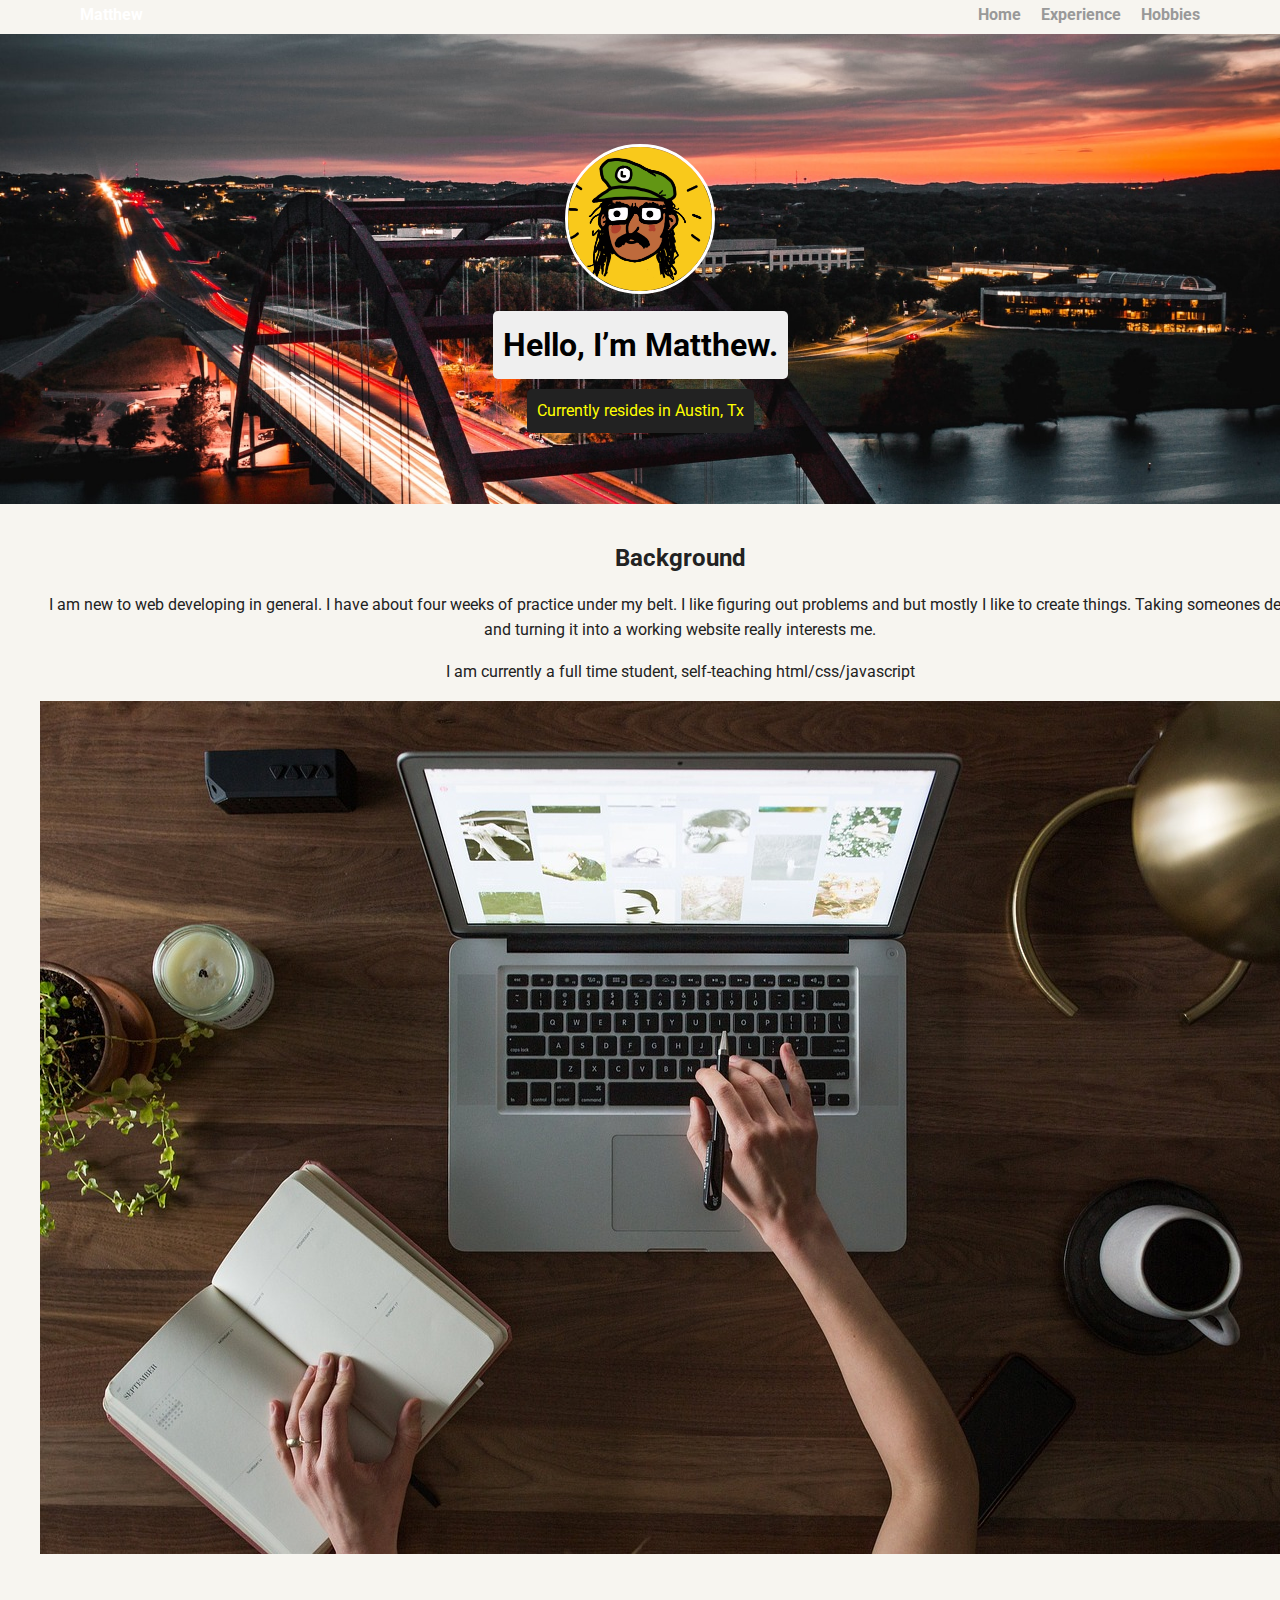
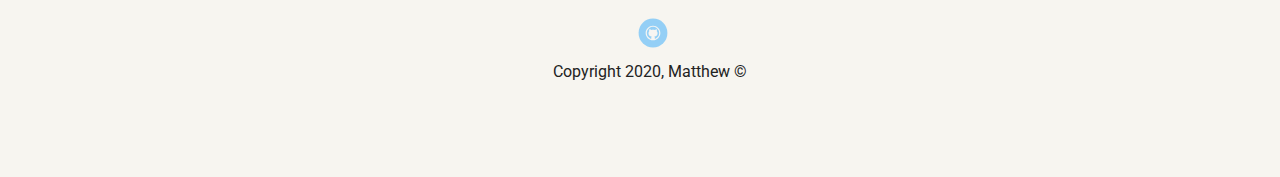
<file: index.html>
<!doctype html>
<html lang="en">
<head>
  <meta charset="utf-8">
  <link rel="icon" href="./images/me.jpeg">
  <title>Matthew's Profile</title>
  <meta name="viewport" content="width=device-width, initial-scale=1.0">
  <link rel="stylesheet" href="styles.css">
  <link href="https://fonts.googleapis.com/css?family=Muli%7CRoboto:400,300,500,700,900" rel="stylesheet"></head>
  <body>

    <nav>
        <ul class="nav">
          <li class="name">Matthew</li>
          <li><a href="./index.html">Home</a></li>
          <li><a href="./experience.html">Experience</a></li>
          <li><a href="./hobbies.html">Hobbies</a></li>

        </ul>
    </nav>

    <header>
      <img src="images/me.jpeg" alt="Drawing of Matthew" class="profile-image">
      <h1 class="tag name">Hello, I’m Matthew.</h1>
      <p class="tag location">Currently resides in Austin, Tx</p>
    </header>

    <main class="flex">
      <article>
        <h2>Background</h2>
        <p>I am new to web developing in general.  I have about four weeks of practice under my belt.  I like figuring out problems and but mostly I like to create things.  Taking someones design and turning it into a working website really interests me.</p>
        <p>I am currently a full time student, self-teaching html/css/javascript</p>
        <img src="./images/laptop.jpeg" alt="Study time on my laptop" class="cardImg">
      </article> 
      <article>
        <h2>Goals</h2>
        <p>I want to get a job as a front web developer by learning the following skills: </p>
        <ul class="skills">
          <li>HTML</li>
          <li>CSS</li>
          <li>JavaScript</li>
          <li>Any other required skill</li>
        </ul>
        <p>I’d like to work for a web design firm helping clients create an impressive online presence.</p>
      </article> 
      <!-- EC#4 Added more text to the page -->
      <article>
        <h2>Web Development Education</h2>
        <p>Aside from Team Tree House I have also used:</p>
        <ul class="skills">
          <li>Freecodecamp.org</li>
          <li>Skillshare.com</li>
        </ul>
      </article> 

    </main>
    <footer>
      <ul>
        <li><a href="https://github.com/alwaysluigi" class="social github">Github</a></li>
      </ul>
      <p class="copyright">Copyright 2020, Matthew &copy;</p>
    </footer>
  </body>
  </html>
</file>
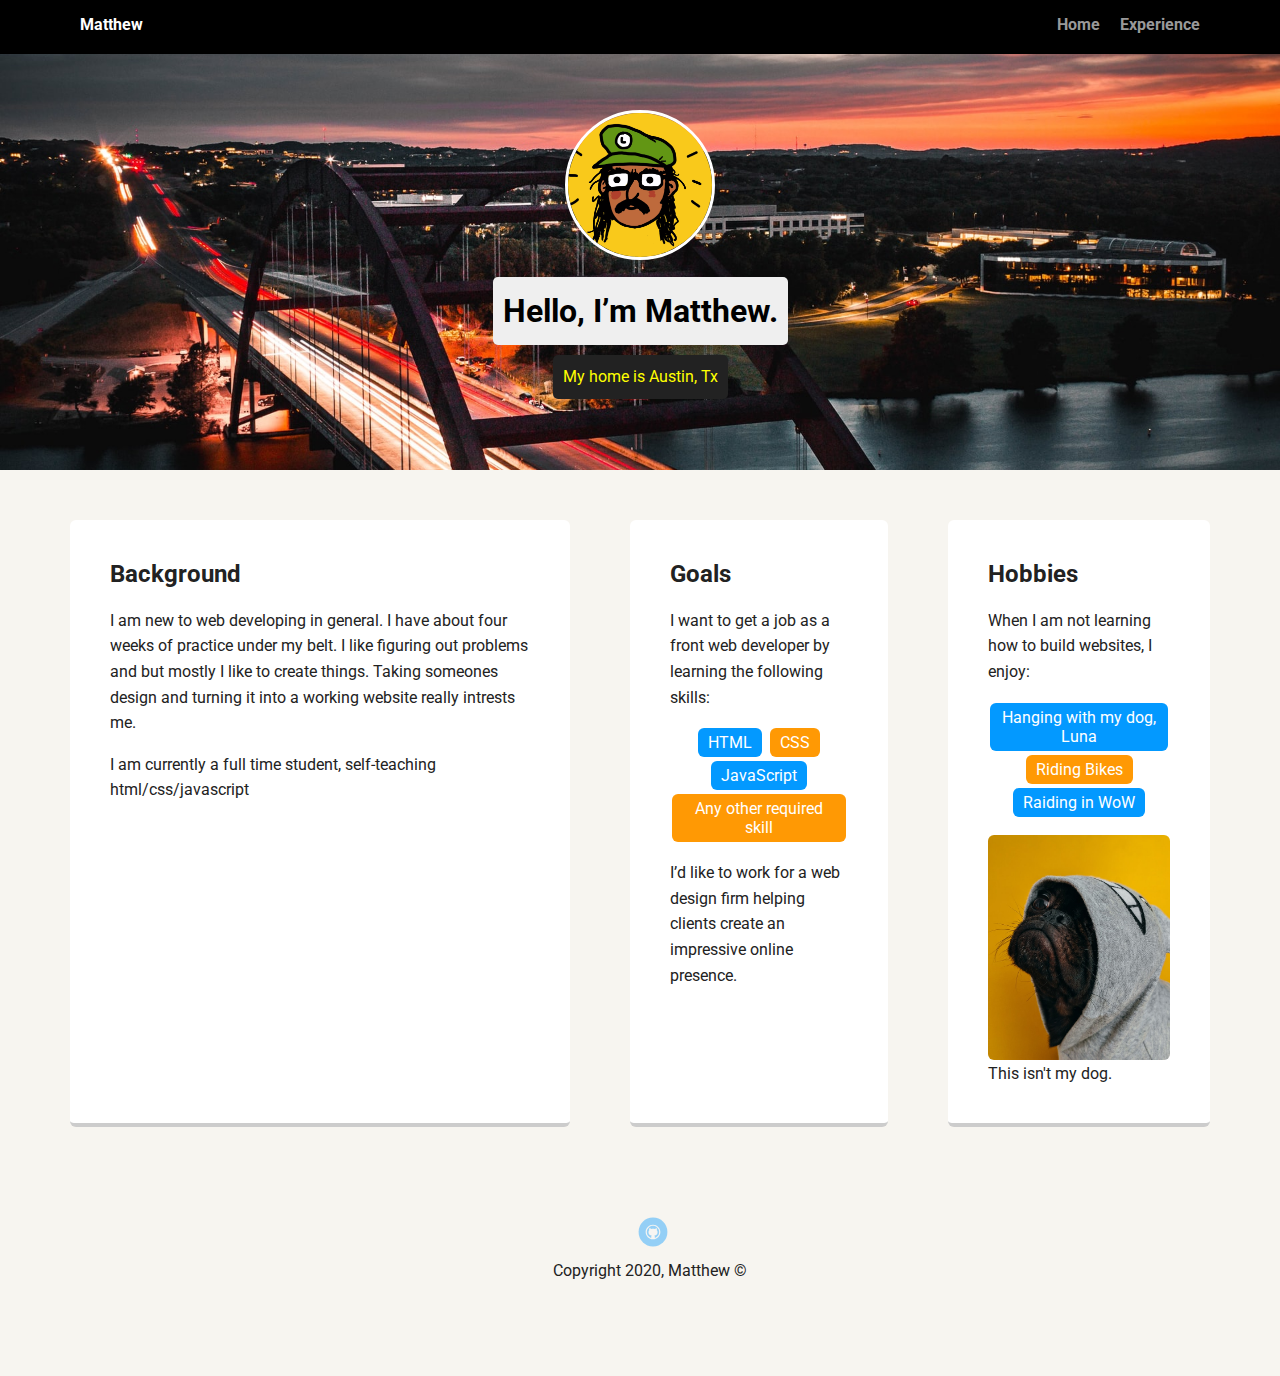
<file: portfolio_update_v1/portfolio_update_v1/index.html>
<!doctype html>
<html lang="en">
<head>
  <meta charset="utf-8">
  <title>Matthew's Profile</title>
  <meta name="viewport" content="width=device-width, initial-scale=1.0">
  <link rel="stylesheet" href="styles.css">
  <link href="https://fonts.googleapis.com/css?family=Muli%7CRoboto:400,300,500,700,900" rel="stylesheet"></head>
  <body>

    <div class="main-nav">
        <ul class="nav">
          <li class="name">Matthew</li>
          <li><a href="/index.html">Home</a></li>
          <li><a href="/experience.html">Experience</a></li>
        </ul>
    </div>

    <header>
      <img src="images/me.jpeg" alt="Drawing of Matthew" class="profile-image">
      <h1 class="tag name">Hello, I’m Matthew.</h1>
      <p class="tag location">My home is Austin, Tx</p>
    </header>

    <main class="flex">
      <div class="card">
        <h2>Background</h2>
        <p>I am new to web developing in general.  I have about four weeks of practice under my belt.  I like figuring out problems and but mostly I like to create things.  Taking someones design and turning it into a working website really intrests me.</p>
        <p>I am currently a full time student, self-teaching html/css/javascript</p>
      </div> 

      <div class="card">
        <h2>Goals</h2>
        <p>I want to get a job as a front web developer by learning the following skills: </p>
        <ul class="skills">
          <li>HTML</li>
          <li>CSS</li>
          <li>JavaScript</li>
          <li>Any other required skill</li>
        </ul>
        <p>I’d like to work for a web design firm helping clients create an impressive online presence.</p>
      </div> 
      <div class="card">
        <h2>Hobbies</h2>
        <p>When I am not learning how to build websites, I enjoy:</p>
        <ul class="skills">
          <li>Hanging with my dog, Luna</li>
          <li>Riding Bikes</li>
          <li>Raiding in WoW</li>
        </ul>
        <img src="/images/pug.jpeg" alt="This is a dog I found on the internet" class="pug">
        <figcaption>This isn't my dog.</figcaption>
      </div> 

    </main>
    <footer>
      <ul>
        <li><a href="https://github.com/alwaysluigi" class="social github">Github</a></li>
      </ul>
      <p class="copyright">Copyright 2020, Matthew &copy;</p>
    </footer>
  </body>
  </html>
</file>
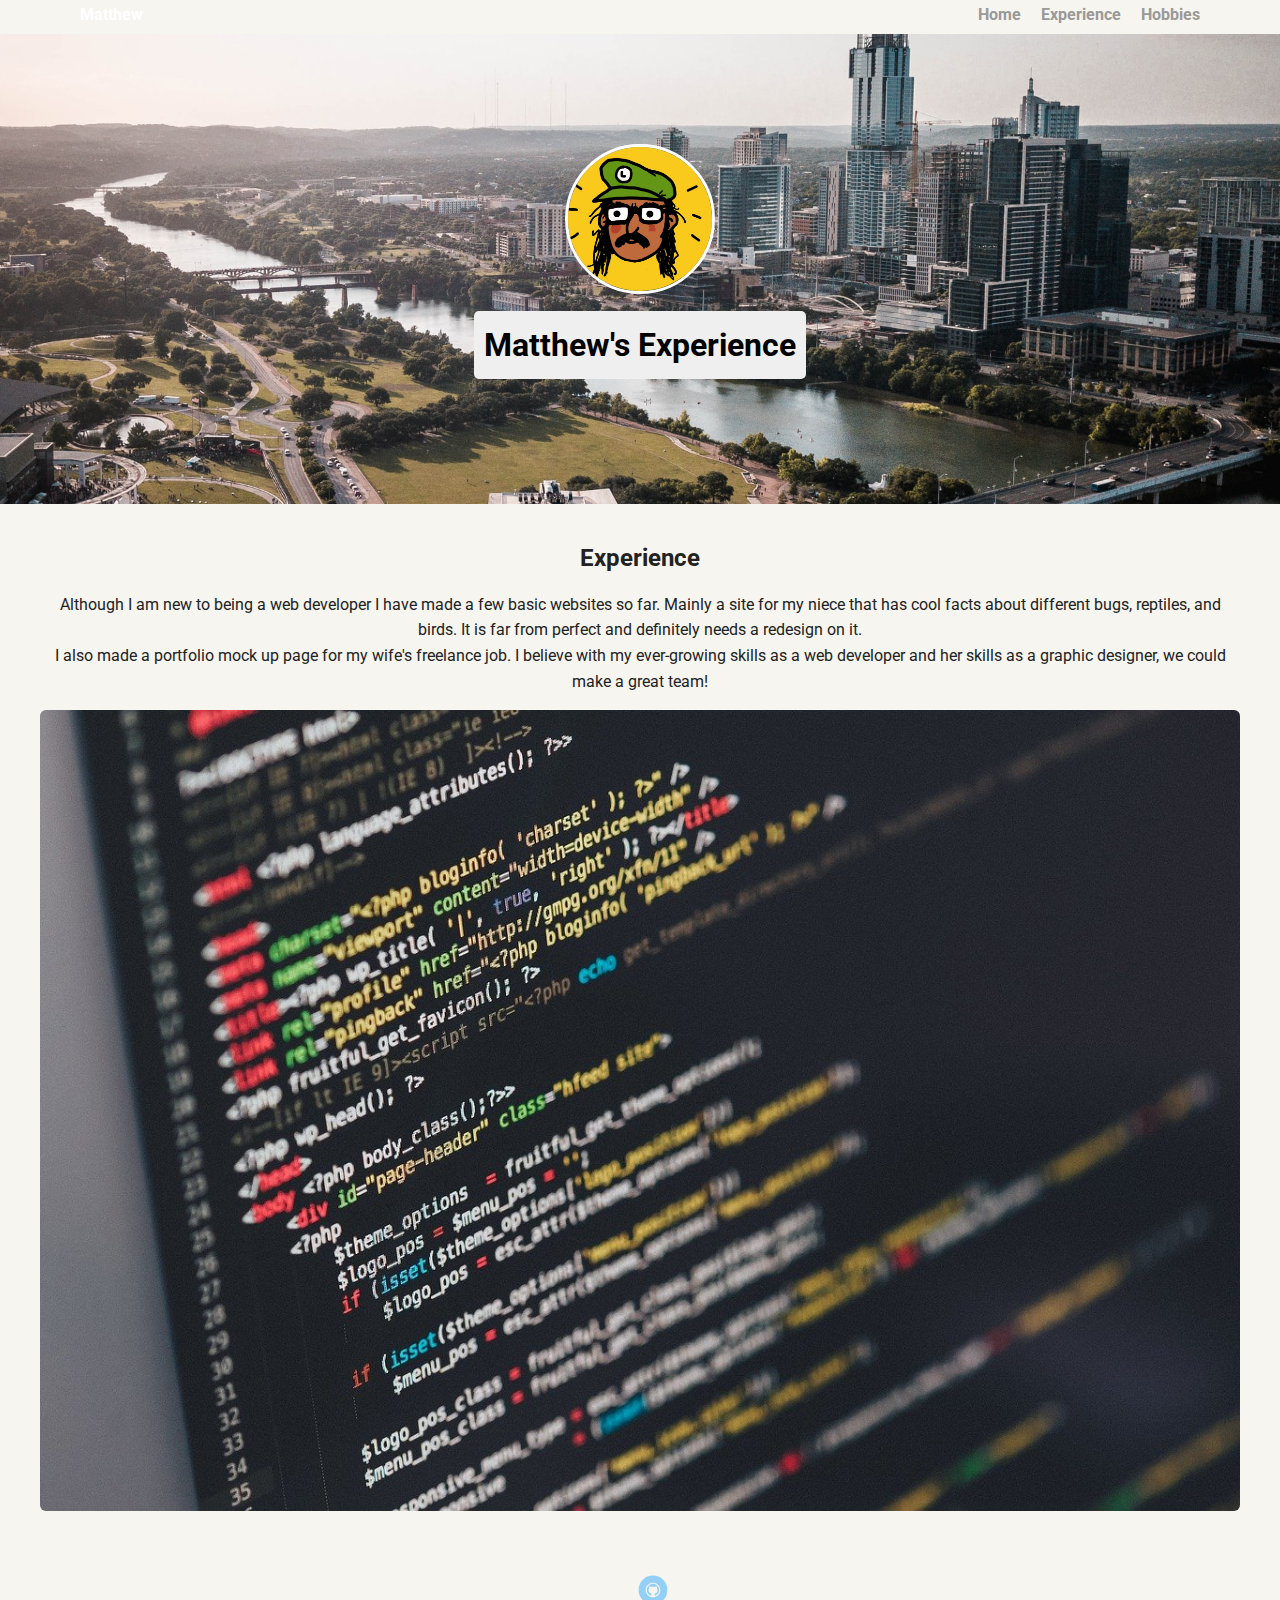
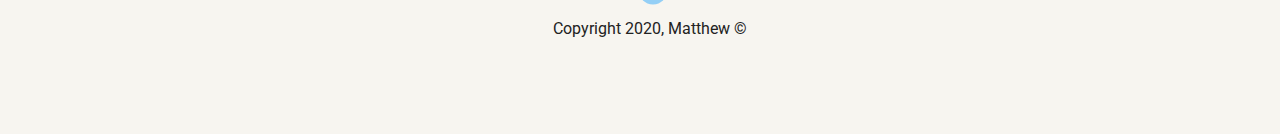
<file: experience.html>
<!doctype html>
<html lang="en">
<head>
  <meta charset="utf-8">
  <link rel="icon" href="./images/me.jpeg">
  <title>Experience in Web Development</title>
  <meta name="viewport" content="width=device-width, initial-scale=1.0">
  <link rel="stylesheet" href="styles.css">
  <link href="https://fonts.googleapis.com/css?family=Muli%7CRoboto:400,300,500,700,900" rel="stylesheet"></head>
  <body>

    <nav>
        <ul class="nav">
          <li class="name">Matthew</li>
          <li><a href="./index.html">Home</a></li>
          <li><a href="./experience.html">Experience</a></li>
          <li><a href="./hobbies.html">Hobbies</a></li>

        </ul>
    </nav>

    <header id="xpHeader">
      <img src="images/me.jpeg" alt="Drawing of Matthew" class="profile-image">
      <h1 class="tag name">Matthew's Experience</h1>

    </header>

    <main class="flex">
      <article>
        <h2>Experience</h2>
        <p>Although I am new to being a web developer I have made a few basic websites so far.  Mainly a site for my niece that has cool facts about different bugs, reptiles, and birds.  It is far from perfect and definitely needs a redesign on it.  <br>
        
        I also made a portfolio mock up page for my wife's freelance job.  I believe with my ever-growing skills as a web developer and her skills as a graphic designer, we could make a great team!
        </p>
        <img src="./images/code.jpeg" alt="" style="width: 100%; border-radius: 6px">
      </article> 

      <!-- <div class="card">
        <h2>Goals</h2>
        <p>I want to get a job as a front web developer by learning the following skills: </p>
        <ul class="skills">
          <li>HTML</li>
          <li>CSS</li>
          <li>JavaScript</li>
          <li>Any other required skill</li>
        </ul>
        <p>I’d like to work for a web design firm helping clients create an impressive online presence.</p>
      </div> 
      <div class="card">
        <h2>Hobbies</h2>
        <p>When I am not learning how to build websites</p>
        <ul class="skills">
          <li>HTML</li>
          <li>CSS</li>
          <li>JavaScript</li>
          <li>Any other required skill</li>
        </ul>
        <p>I’d like to work for a web design firm helping clients create an impressive online presence.</p>
      </div>  -->

    </main>
    <footer>
      <ul>
        <li><a href="https://github.com/alwaysluigi" class="social github">Github</a></li>
      </ul>
      <p class="copyright">Copyright 2020, Matthew &copy;</p>
    </footer>
  </body>
  </html>
</file>
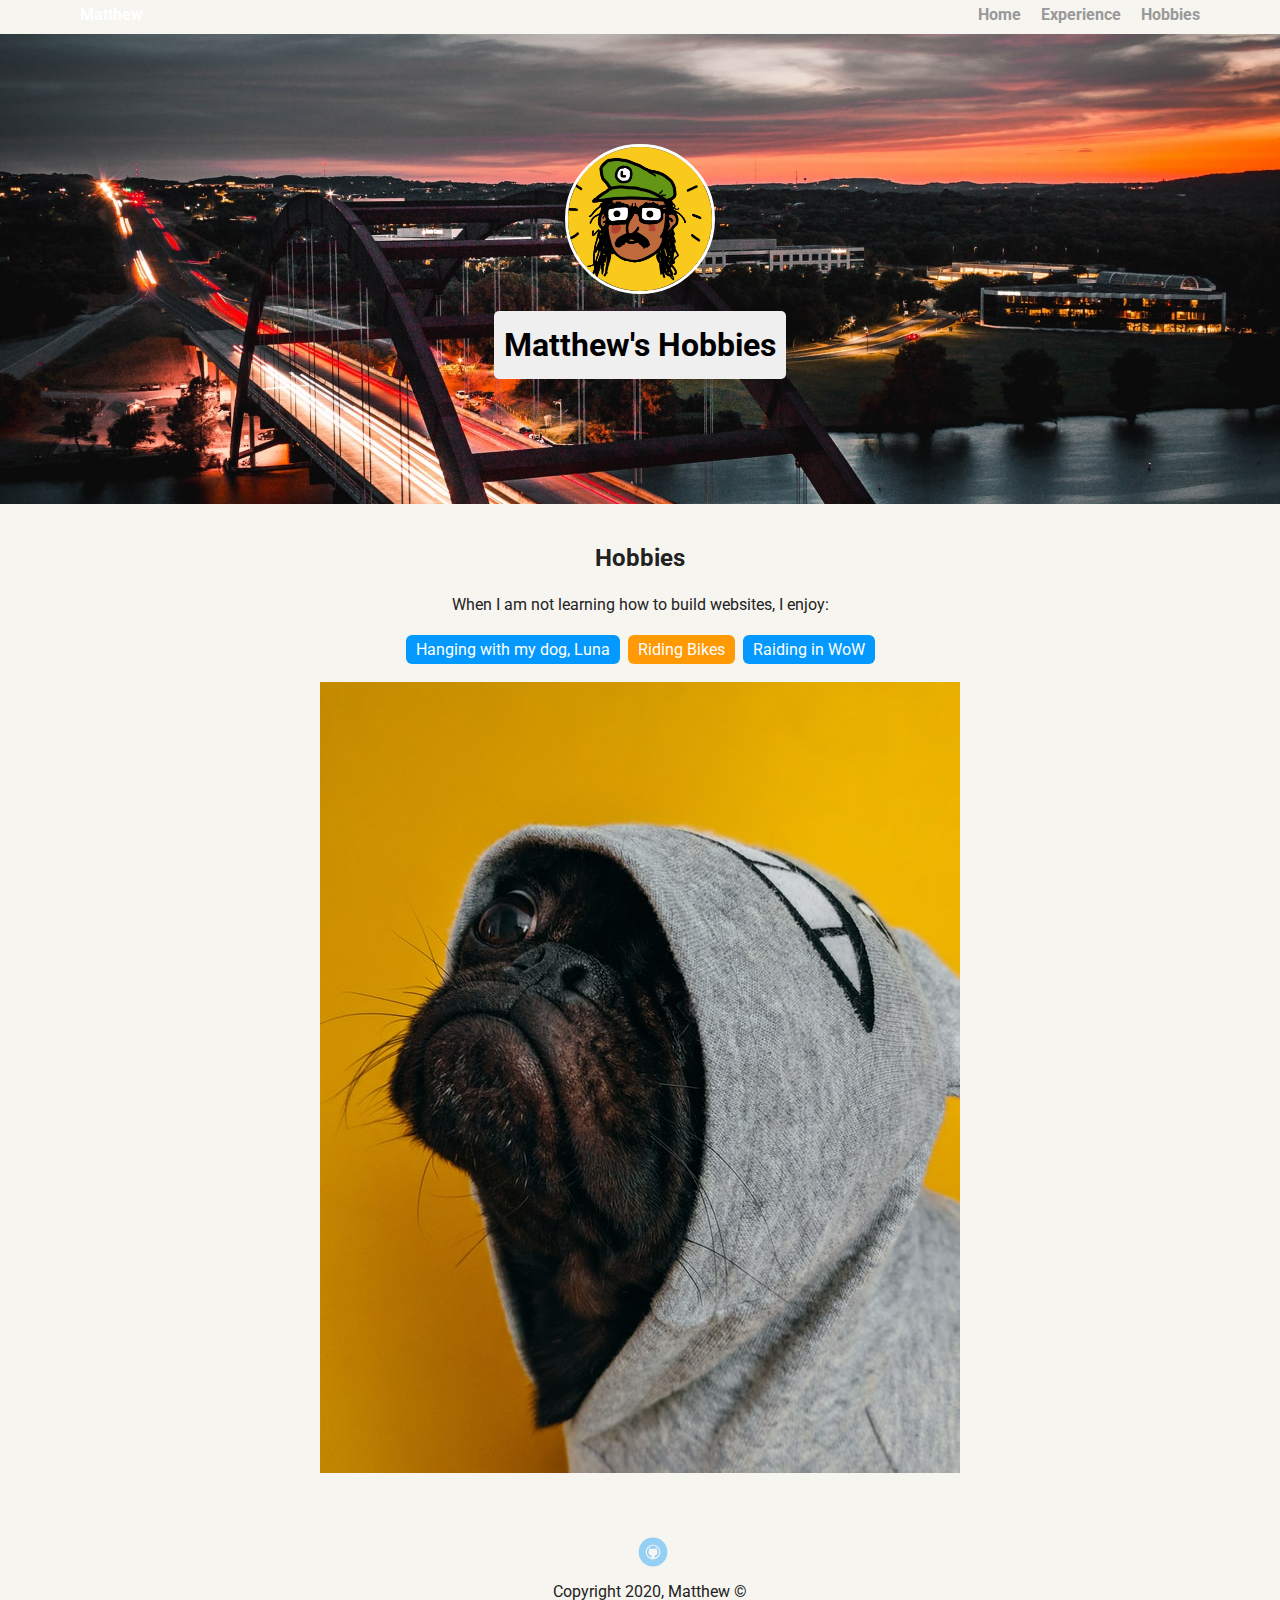
<file: hobbies.html>
<!-- EC#1 Added Hobbies Page -->
<!doctype html>
<html lang="en">
<head>
  <meta charset="utf-8">
  <link rel="icon" href="./images/me.jpeg">
  <title>My Hobbies</title>
  <meta name="viewport" content="width=device-width, initial-scale=1.0">
  <link rel="stylesheet" href="styles.css">
  <link href="https://fonts.googleapis.com/css?family=Muli%7CRoboto:400,300,500,700,900" rel="stylesheet"></head>
  <body>

    <nav>
        <ul class="nav">
          <li class="name">Matthew</li>
          <li><a href="./index.html">Home</a></li>
          <li><a href="./experience.html">Experience</a></li>
          <li><a href="./hobbies.html">Hobbies</a></li>
        </ul>
    </nav>

    <header>
      <img src="images/me.jpeg" alt="Drawing of Matthew" class="profile-image">
      <h1 class="tag name">Matthew's Hobbies</h1>
      <!-- <p class="tag location">Things I Like</p> -->
    </header>

    <main class="flex">
      <article>

        <h2>Hobbies</h2>
        <p>When I am not learning how to build websites, I enjoy:</p>
        <ul class="skills">
          <li>Hanging with my dog, Luna</li>
          <li>Riding Bikes</li>
          <li>Raiding in WoW</li>
        </ul>
        <img src="./images/pug.jpeg" alt="This is a dog I found on the internet" class="cardImg">
      </article> 
<!-- EC#3 Added extra image to the page (changed properties in css under .cardImg) -->
    </main>
    <footer>
      <ul>
        <li><a href="https://github.com/alwaysluigi" class="social github">Github</a></li>
      </ul>
      <p class="copyright">Copyright 2020, Matthew &copy;</p>
    </footer>
  </body>
  </html>
</file>
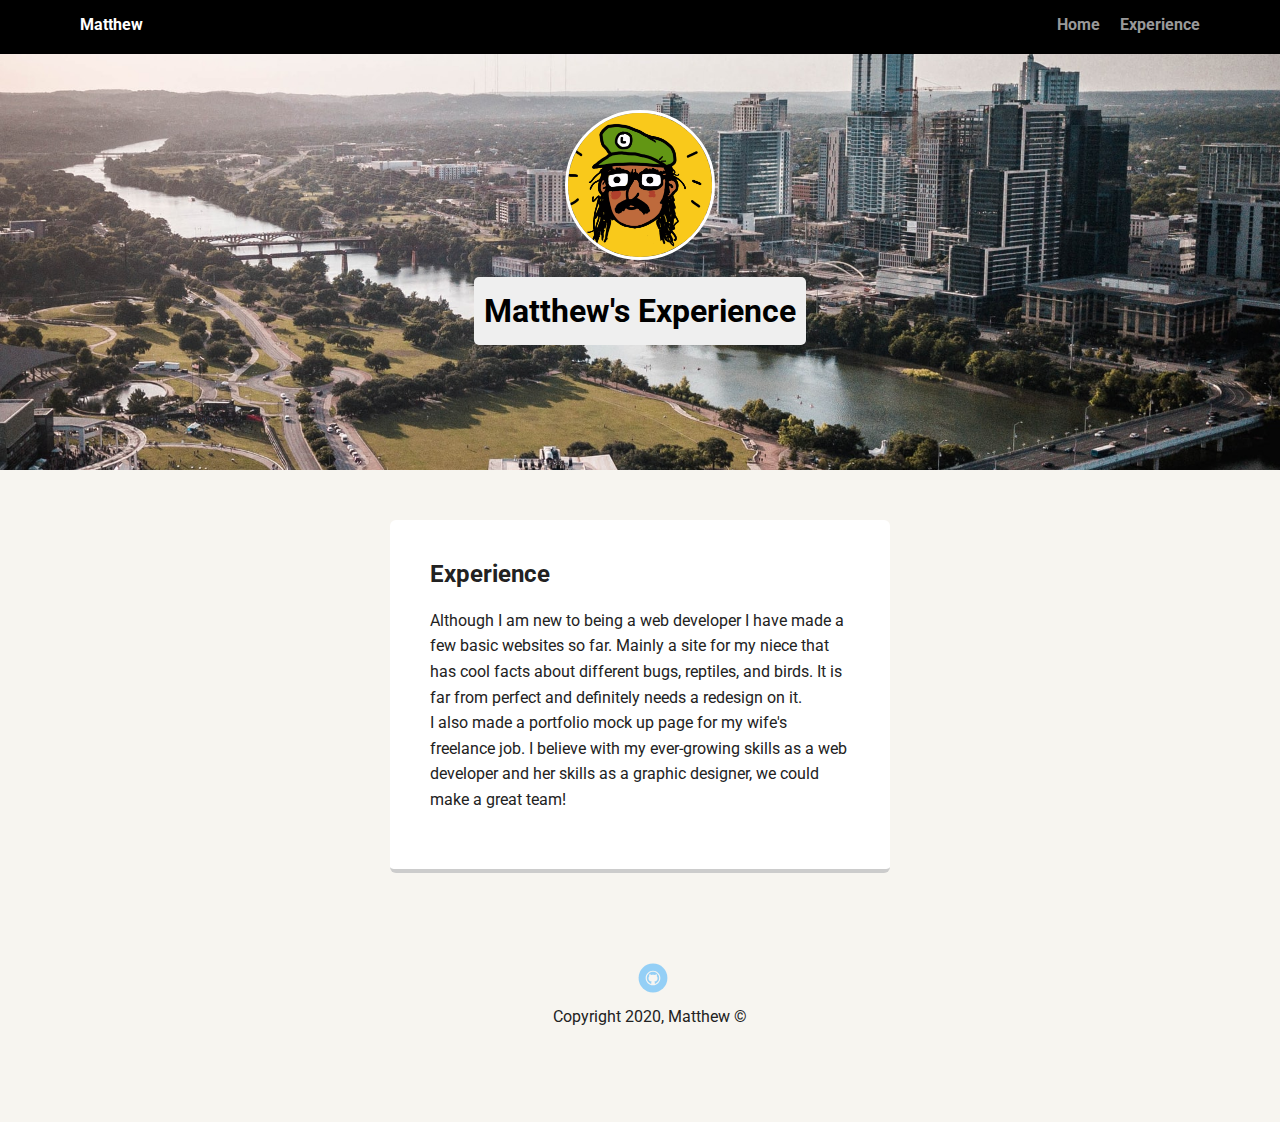
<file: portfolio_update_v1/portfolio_update_v1/experience.html>
<!doctype html>
<html lang="en">
<head>
  <meta charset="utf-8">
  <title>Matthew's Profile</title>
  <meta name="viewport" content="width=device-width, initial-scale=1.0">
  <link rel="stylesheet" href="styles.css">
  <link href="https://fonts.googleapis.com/css?family=Muli%7CRoboto:400,300,500,700,900" rel="stylesheet"></head>
  <body>

    <div class="main-nav">
        <ul class="nav">
          <li class="name">Matthew</li>
          <li><a href="/index.html">Home</a></li>
          <li><a href="#">Experience</a></li>
        </ul>
    </div>

    <header id="xpHeader">
      <img src="images/me.jpeg" alt="Drawing of Matthew" class="profile-image">
      <h1 class="tag name">Matthew's Experience</h1>

    </header>

    <main class="flex">
      <div class="card">
        <h2>Experience</h2>
        <p>Although I am new to being a web developer I have made a few basic websites so far.  Mainly a site for my niece that has cool facts about different bugs, reptiles, and birds.  It is far from perfect and definitely needs a redesign on it.  <br>
        
        I also made a portfolio mock up page for my wife's freelance job.  I believe with my ever-growing skills as a web developer and her skills as a graphic designer, we could make a great team!
        </p>
      </div> 

      <!-- <div class="card">
        <h2>Goals</h2>
        <p>I want to get a job as a front web developer by learning the following skills: </p>
        <ul class="skills">
          <li>HTML</li>
          <li>CSS</li>
          <li>JavaScript</li>
          <li>Any other required skill</li>
        </ul>
        <p>I’d like to work for a web design firm helping clients create an impressive online presence.</p>
      </div> 
      <div class="card">
        <h2>Hobbies</h2>
        <p>When I am not learning how to build websites</p>
        <ul class="skills">
          <li>HTML</li>
          <li>CSS</li>
          <li>JavaScript</li>
          <li>Any other required skill</li>
        </ul>
        <p>I’d like to work for a web design firm helping clients create an impressive online presence.</p>
      </div>  -->

    </main>
    <footer>
      <ul>
        <li><a href="https://github.com/alwaysluigi" class="social github">Github</a></li>
      </ul>
      <p class="copyright">Copyright 2020, Matthew &copy;</p>
    </footer>
  </body>
  </html>
</file>
<file: styles.css>
/* Global Layout Set-up */
* { 
  box-sizing: border-box;
}
  
body {
  margin: 0;
  padding: 0;
  text-align: center;
  font-family: 'Roboto', sans-serif;
  color: #222;
  background: #f7f5f0;
}
/* Link Styles */

a {
  text-decoration: none;
  color: #999;
}
a:hover {
  color: #6633ff;
}

/* Section Styles */

.main-nav {
  width: 100%;
  background: black;
  min-height: 30px;
  padding: 10px;
  position: fixed;
  text-align: center;
}
.nav {
  display: flex;
  justify-content: space-around;
  font-weight: 700;
  list-style-type: none;
  margin: 0 auto;
  padding: 0;
}

.nav .name {
    display: block;
    margin-right: auto;
    color: white;
}
.nav li {
  padding: 5px 10px 10px 10px;
}
.nav a {
  transition: all .5s;
}
.nav a:hover {
  color: white
}

header {
  text-align: center;
  background: url('images/austin.jpeg') no-repeat top center ;
  background-size: cover;
  background-position: center;
  overflow: hidden;
  padding-top: 60px;
}
header {
  line-height: 1.5;
}
header .profile-image {
  margin-top: 50px;
  width: 150px;
  height: 150px;
  border-radius: 50%;
  border: 3px solid white;
  transition: all .5s;
  object-fit: cover;  
}
header .profile-image:hover {
  transform: scale(1.2) rotate(5deg);
}
.tag {
  background-color: #efefef;
  color: black;
  padding: 10px;
  border-radius: 5px;
  display: table;
  margin: 10px auto;
} 
.location {
  background-color: #222;
  color: yellow;
}
.card {
  margin: 30px;
  padding: 20px 40px 40px;
  max-width: 500px;
  text-align: left;
  background: #fff;
  border-bottom: 4px solid #ccc;
  border-radius: 6px;
  transition: all .5s;
}
.card:hover {
  border-color: #ff99ff;
}

ul.skills {
  padding: 0;
  text-align: center;
}

.skills li {
  border-radius: 6px;
  display: inline-block;
  background: #ff9904;
  color: white;
  padding: 5px 10px;
  margin: 2px;
}

.skills li:nth-child(odd) {
  background: #0399ff;
}

footer {
  width: 100%;
  min-height: 30px;
  padding: 20px 0 40px 20px;
}

footer .copyright {
  top: -8px;
  font-size: .75em;
}

footer ul {
  list-style-type: none;
  margin: 0;
  padding: 0;
}

footer ul li {
  display: inline-block;
}

a.social {
  display: inline-block;
  text-indent: -9999px;
  margin-left: 5px;
  width: 30px;
  height: 30px;
  background-size: 30px 30px;
  opacity: .4;
  transition: all .5s;
}
a.twitter {
  background-image: url(images/twitter.svg);
}
a.linkedin {
  background-image: url(images/linkedin.svg);
}
a.github {
  background-image: url(images/github.svg);
}
a.social:hover {
  opacity: 1;
}
.clearfix {
  clear: both;
}
.pug {
  width: 100%;
  border-radius: 6px;
}
#xpHeader {
  background-image: url(./images/austin2.jpeg);
}


/* Styles for larger screens */
@media screen and (min-width: 720px) {
  
  .flex {
      display: -ms-flexbox;      /* TWEENER - IE 10 */
      display: flex; 
      max-width: 1200px;
      -ms-flex-pack: distribute;
      justify-content: space-around;
      margin: 0 auto;
  }

  header {
    min-height: 470px;
  }

  .nav {
    max-width: 1200px;
    padding: 0 30px;
  }


  main {
    padding-top: 20px;
  }

  main p {
    line-height: 1.6em;
  }

  footer {
    font-size: 1.3em;
    max-width: 1200px;
    margin: 40px auto;
  }

}
</file>
<file: portfolio_update_v1/portfolio_update_v1/styles.css>
/* Global Layout Set-up */
* { 
  box-sizing: border-box;
}
  
body {
  margin: 0;
  padding: 0;
  text-align: center;
  font-family: 'Roboto', sans-serif;
  color: #222;
  background: #f7f5f0;
}
/* Link Styles */

a {
  text-decoration: none;
  color: #999;
}
a:hover {
  color: #6633ff;
}

/* Section Styles */

.main-nav {
  width: 100%;
  background: black;
  min-height: 30px;
  padding: 10px;
  position: fixed;
  text-align: center;
}
.nav {
  display: flex;
  justify-content: space-around;
  font-weight: 700;
  list-style-type: none;
  margin: 0 auto;
  padding: 0;
}

.nav .name {
    display: block;
    margin-right: auto;
    color: white;
}
.nav li {
  padding: 5px 10px 10px 10px;
}
.nav a {
  transition: all .5s;
}
.nav a:hover {
  color: white
}

header {
  text-align: center;
  background: url('images/austin.jpeg') no-repeat top center ;
  background-size: cover;
  background-position: center;
  overflow: hidden;
  padding-top: 60px;
}
header {
  line-height: 1.5;
}
header .profile-image {
  margin-top: 50px;
  width: 150px;
  height: 150px;
  border-radius: 50%;
  border: 3px solid white;
  transition: all .5s;
  object-fit: cover;  
}
header .profile-image:hover {
  transform: scale(1.2) rotate(5deg);
}
.tag {
  background-color: #efefef;
  color: black;
  padding: 10px;
  border-radius: 5px;
  display: table;
  margin: 10px auto;
} 
.location {
  background-color: #222;
  color: yellow;
}
.card {
  margin: 30px;
  padding: 20px 40px 40px;
  max-width: 500px;
  text-align: left;
  background: #fff;
  border-bottom: 4px solid #ccc;
  border-radius: 6px;
  transition: all .5s;
}
.card:hover {
  border-color: #ff99ff;
}

ul.skills {
  padding: 0;
  text-align: center;
}

.skills li {
  border-radius: 6px;
  display: inline-block;
  background: #ff9904;
  color: white;
  padding: 5px 10px;
  margin: 2px;
}

.skills li:nth-child(odd) {
  background: #0399ff;
}

footer {
  width: 100%;
  min-height: 30px;
  padding: 20px 0 40px 20px;
}

footer .copyright {
  top: -8px;
  font-size: .75em;
}

footer ul {
  list-style-type: none;
  margin: 0;
  padding: 0;
}

footer ul li {
  display: inline-block;
}

a.social {
  display: inline-block;
  text-indent: -9999px;
  margin-left: 5px;
  width: 30px;
  height: 30px;
  background-size: 30px 30px;
  opacity: .4;
  transition: all .5s;
}
a.twitter {
  background-image: url(images/twitter.svg);
}
a.linkedin {
  background-image: url(images/linkedin.svg);
}
a.github {
  background-image: url(images/github.svg);
}
a.social:hover {
  opacity: 1;
}
.clearfix {
  clear: both;
}
.pug {
  width: 100%;
  border-radius: 6px;
}
#xpHeader {
  background-image: url(./images/austin2.jpeg);
}


/* Styles for larger screens */
@media screen and (min-width: 720px) {
  
  .flex {
      display: -ms-flexbox;      /* TWEENER - IE 10 */
      display: flex; 
      max-width: 1200px;
      -ms-flex-pack: distribute;
      justify-content: space-around;
      margin: 0 auto;
  }

  header {
    min-height: 470px;
  }

  .nav {
    max-width: 1200px;
    padding: 0 30px;
  }


  main {
    padding-top: 20px;
  }

  main p {
    line-height: 1.6em;
  }

  footer {
    font-size: 1.3em;
    max-width: 1200px;
    margin: 40px auto;
  }

}
</file>
